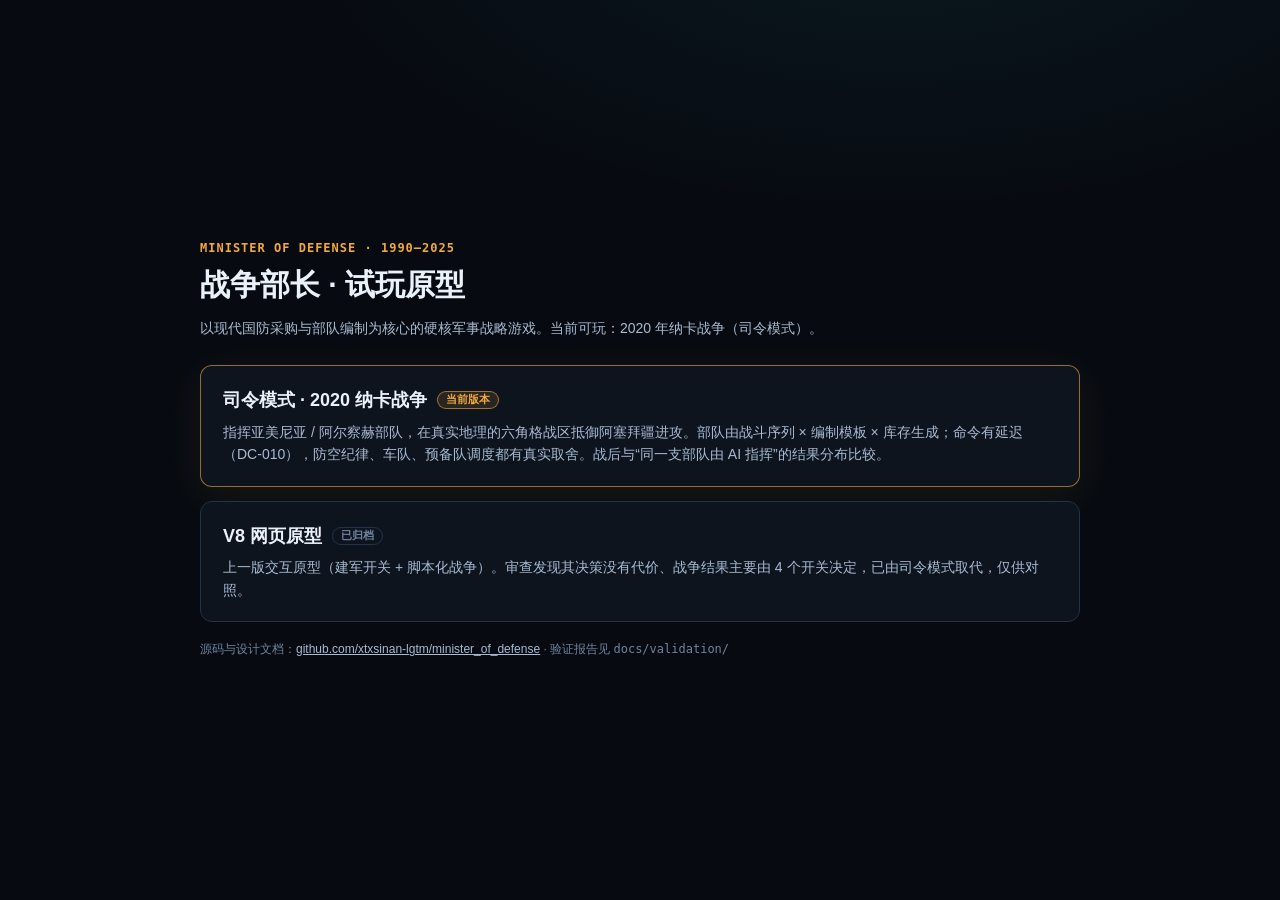
<file: index.html>
<!DOCTYPE html>
<html lang="zh-CN">
<head>
  <meta charset="UTF-8" />
  <meta name="viewport" content="width=device-width, initial-scale=1.0" />
  <title>战争部长 · Minister of Defense — 试玩原型</title>
  <style>
    :root { --bg:#070b11; --card:#0d141e; --b:#223247; --t0:#e9f1fb; --t1:#a9bbd2; --t2:#6f849e; --amber:#f2a93b; }
    * { box-sizing:border-box; margin:0; padding:0; }
    body { background: radial-gradient(1000px 500px at 70% -10%, rgba(60,200,228,.07), transparent 60%), var(--bg); color:var(--t0);
      font:14px/1.6 -apple-system,BlinkMacSystemFont,"Segoe UI","PingFang SC","Microsoft YaHei",sans-serif; min-height:100vh; display:flex; align-items:center; justify-content:center; padding:32px; }
    .wrap { max-width: 880px; width:100%; }
    .kicker { font:700 12px Menlo,monospace; color:var(--amber); letter-spacing:1px; }
    h1 { font-size:30px; margin:6px 0 8px; }
    .sub { color:var(--t1); margin-bottom:26px; }
    a.card { display:block; text-decoration:none; color:inherit; background:var(--card); border:1px solid var(--b); border-radius:12px; padding:20px 22px; margin-bottom:14px; transition:border-color .15s, transform .15s; }
    a.card:hover { border-color:#4a6a8f; transform:translateY(-1px); }
    a.card.main { border-color:rgba(242,169,59,.6); box-shadow:0 10px 40px rgba(242,169,59,.08); }
    .card h2 { font-size:18px; display:flex; align-items:center; gap:10px; }
    .tag { font:700 10.5px Menlo,monospace; padding:1px 8px; border-radius:20px; border:1px solid; }
    .tag.new { color:var(--amber); border-color:rgba(242,169,59,.6); background:rgba(242,169,59,.12); }
    .tag.old { color:var(--t2); border-color:var(--b); }
    .card p { color:var(--t1); margin-top:6px; }
    .foot { color:var(--t2); font-size:12px; margin-top:18px; }
    .foot a { color:var(--t1); }
  </style>
</head>
<body>
  <div class="wrap">
    <div class="kicker">MINISTER OF DEFENSE · 1990–2025</div>
    <h1>战争部长 · 试玩原型</h1>
    <p class="sub">以现代国防采购与部队编制为核心的硬核军事战略游戏。当前可玩：2020 年纳卡战争（司令模式）。</p>
    <a class="card main" href="web/commander/index.html">
      <h2>司令模式 · 2020 纳卡战争 <span class="tag new">当前版本</span></h2>
      <p>指挥亚美尼亚 / 阿尔察赫部队，在真实地理的六角格战区抵御阿塞拜疆进攻。部队由战斗序列 × 编制模板 × 库存生成；命令有延迟（DC-010），防空纪律、车队、预备队调度都有真实取舍。战后与“同一支部队由 AI 指挥”的结果分布比较。</p>
    </a>
    <a class="card" href="web/v8_playtest/index.html">
      <h2>V8 网页原型 <span class="tag old">已归档</span></h2>
      <p>上一版交互原型（建军开关 + 脚本化战争）。审查发现其决策没有代价、战争结果主要由 4 个开关决定，已由司令模式取代，仅供对照。</p>
    </a>
    <p class="foot">源码与设计文档：<a href="https://github.com/xtxsinan-lgtm/minister_of_defense">github.com/xtxsinan-lgtm/minister_of_defense</a> · 验证报告见 <code>docs/validation/</code></p>
  </div>
</body>
</html>
</file>
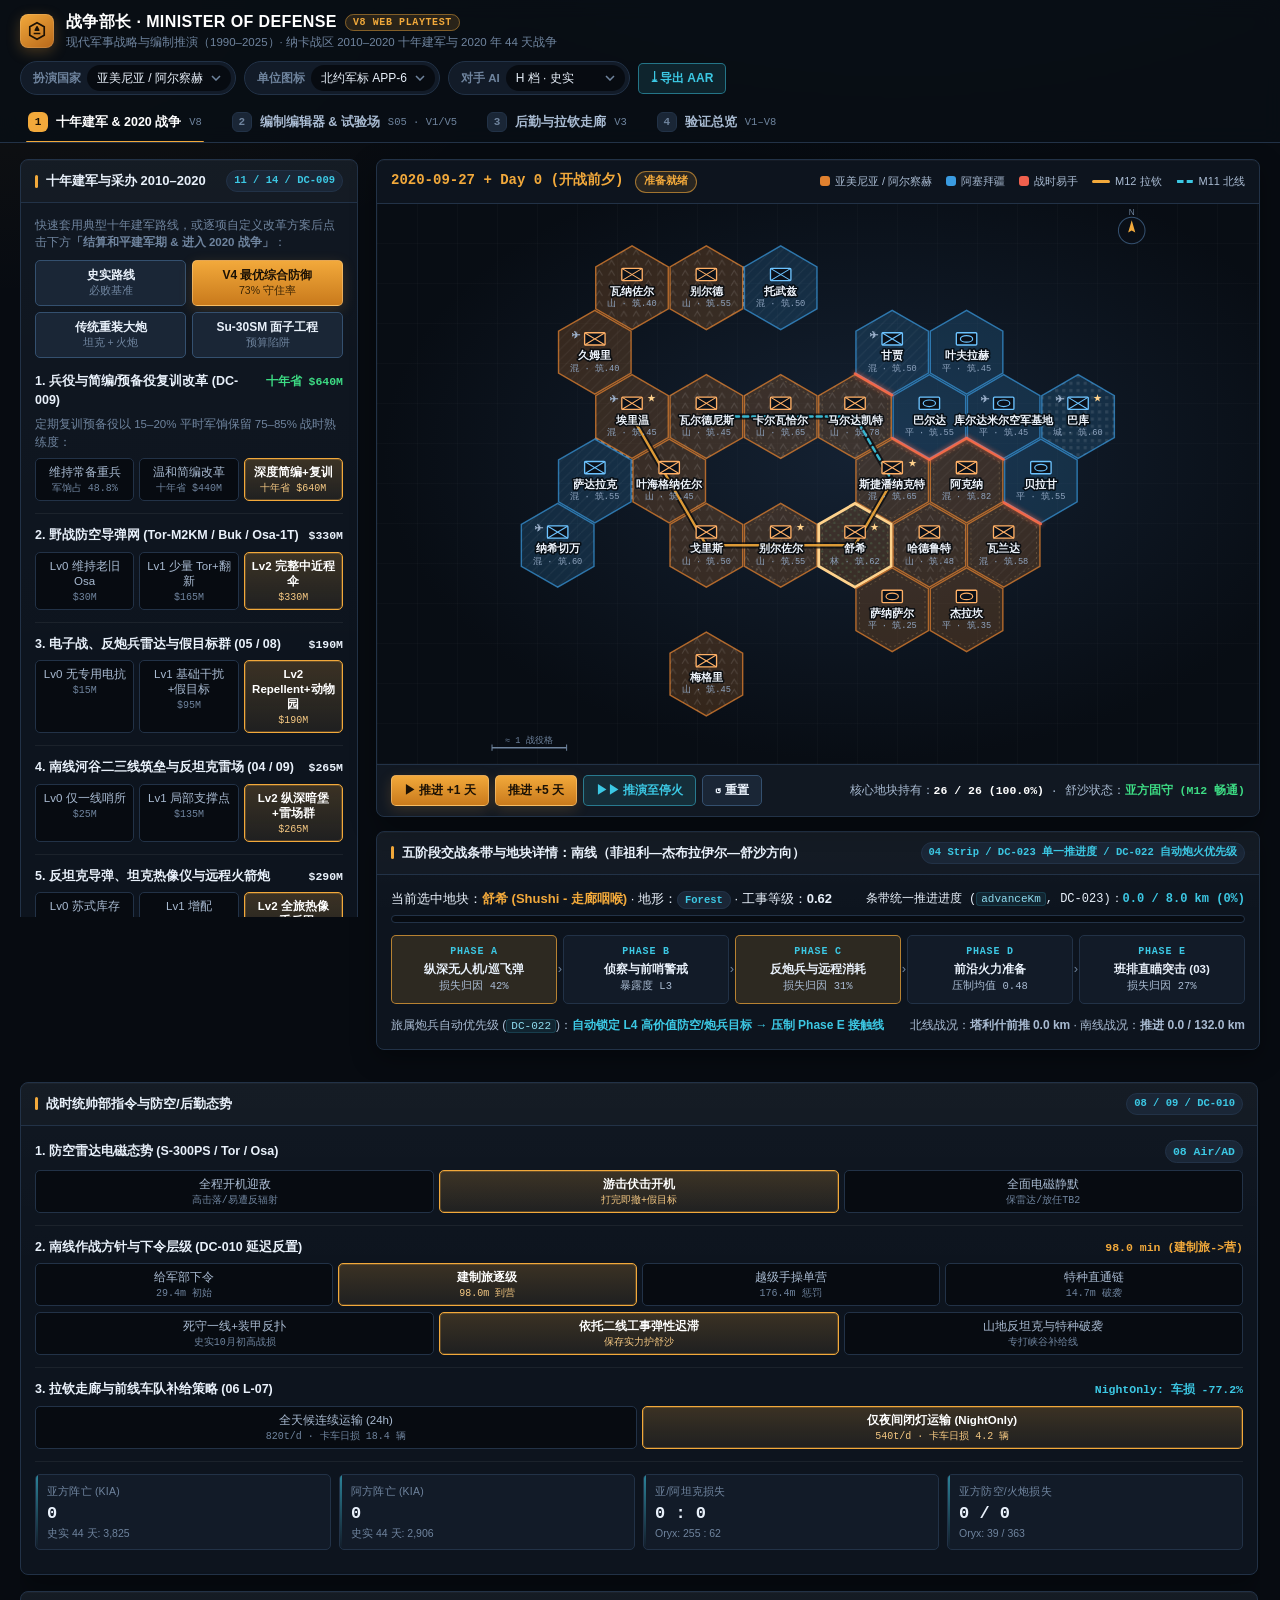
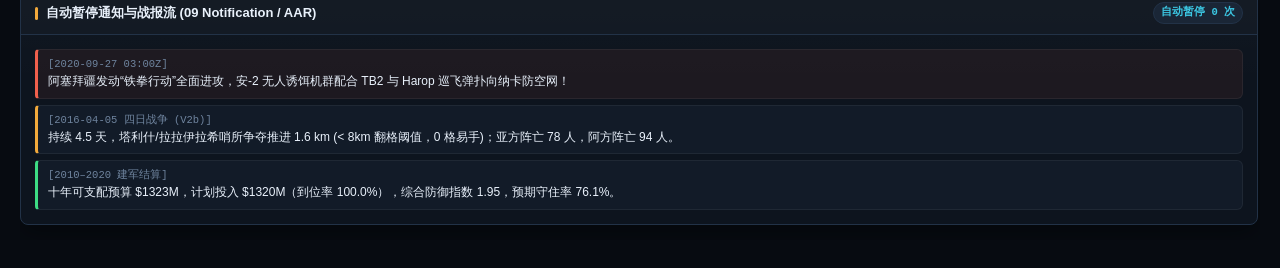
<file: web/v8_playtest/index.html>
<!DOCTYPE html>
<html lang="zh-CN">
<head>
  <meta charset="UTF-8" />
  <meta name="viewport" content="width=device-width, initial-scale=1.0" />
  <title>战争部长 Minister of Defense — V8 交互式网页原型验证与 V1–V7 评测台</title>
  <link rel="stylesheet" href="styles.css" />
</head>
<body>
  <div class="app-chrome">
  <!-- Top Command Header -->
  <header class="top-header">
    <div class="brand-group">
      <div class="brand-mark" aria-hidden="true">
        <svg viewBox="0 0 24 24"><path d="M12 2l8.66 5v10L12 22l-8.66-5V7z" fill="none" stroke="#1b1105" stroke-width="2"/><path d="M12 7l2 4h-4zM8 15h8" stroke="#1b1105" stroke-width="2" fill="#1b1105" stroke-linejoin="round"/></svg>
      </div>
      <div style="min-width:0;">
        <div class="brand-title">战争部长 · MINISTER OF DEFENSE<span class="brand-badge">V8 WEB PLAYTEST</span></div>
        <div class="brand-subtitle">现代军事战略与编制推演（1990–2025）· 纳卡战区 2010–2020 十年建军与 2020 年 44 天战争</div>
      </div>
    </div>

    <div class="top-controls">
      <div class="ctrl-pill">
        <label for="select-player-country">扮演国家</label>
        <select id="select-player-country" title="DS-044：争议地名按扮演国家显示">
          <option value="ARM">亚美尼亚 / 阿尔察赫</option>
          <option value="AZE">阿塞拜疆</option>
        </select>
      </div>

      <div class="ctrl-pill">
        <label for="select-icon-style">单位图标</label>
        <select id="select-icon-style" title="DS-027">
          <option value="NatoApp6">北约军标 APP-6</option>
          <option value="Silhouette">装备剪影</option>
        </select>
      </div>

      <div class="ctrl-pill">
        <label for="select-aze-ai-tier">对手 AI</label>
        <select id="select-aze-ai-tier" title="14 §9.3">
          <option value="H">H 档 · 史实</option>
          <option value="P">P 档 · 自适应</option>
          <option value="B">B 档 · 最优针对</option>
        </select>
      </div>

      <button class="btn btn-cyan" id="btn-export-aar">⤓ 导出 AAR</button>
    </div>
  </header>

  <!-- Navigation Tabs -->
  <nav class="nav-tabs">
    <button class="nav-tab active" data-tab="tab-v8-campaign"><span class="tab-num">1</span>十年建军 & 2020 战争<span class="tab-sub">V8</span></button>
    <button class="nav-tab" data-tab="tab-proving-ground"><span class="tab-num">2</span>编制编辑器 & 试验场<span class="tab-sub">S05 · V1/V5</span></button>
    <button class="nav-tab" data-tab="tab-logistics-lab"><span class="tab-num">3</span>后勤与拉钦走廊<span class="tab-sub">V3</span></button>
    <button class="nav-tab" data-tab="tab-validation-suite"><span class="tab-num">4</span>验证总览<span class="tab-sub">V1–V8</span></button>
  </nav>
  </div>

  <!-- ===================================================================== -->
  <!-- TAB 1: V8 INTERACTIVE CAMPAIGN & 2020 WAR PLAYTEST                    -->
  <!-- ===================================================================== -->
  <main id="tab-v8-campaign" class="tab-view active">
    <div class="wargame-grid">
      <!-- LEFT COLUMN: Minister of Defense Strategic & Peacetime Build-up -->
      <div class="col-sticky">
        <div class="panel">
          <div class="panel-header">
            <span>十年建军与采办 2010–2020</span>
            <span class="tag">11 / 14 / DC-009</span>
          </div>
          <div class="panel-body">
            <div class="control-desc" style="margin-bottom:8px;">
              快速套用典型十年建军路线，或逐项自定义改革方案后点击下方<strong>「结算和平建军期 &amp; 进入 2020 战争」</strong>：
            </div>
            <div class="preset-grid">
              <button class="btn" data-preset="historical">史实路线<br/><small>必败基准</small></button>
              <button class="btn btn-primary" data-preset="optimal">V4 最优综合防御<br/><small style="color:#3a2405;">73% 守住率</small></button>
              <button class="btn" data-preset="armor_heavy">传统重装大炮<br/><small>坦克 + 火炮</small></button>
              <button class="btn" data-preset="su30_trap">Su-30SM 面子工程<br/><small>预算陷阱</small></button>
            </div>

            <!-- 1. DC-009 Readiness & Reserve Reform -->
            <div class="control-group">
              <div class="control-title">
                <span>1. 兵役与简编/预备役复训改革 (DC-009)</span>
                <span id="lbl-payroll-saved" style="color:var(--accent-green);font-family:var(--font-mono);font-size:11.5px;">省 $0M</span>
              </div>
              <div class="control-desc">定期复训预备役以 15–20% 平时军饷保留 75–85% 战时熟练度：</div>
              <div class="radio-pills" id="grp-readiness-reform">
                <div class="radio-pill" data-val="0">维持常备重兵<br/><small>军饷占 48.8%</small></div>
                <div class="radio-pill" data-val="1">温和简编改革<br/><small>十年省 $440M</small></div>
                <div class="radio-pill selected" data-val="2">深度简编+复训<br/><small>十年省 $640M</small></div>
              </div>
            </div>

            <!-- 2. SHORAD & SAM -->
            <div class="control-group">
              <div class="control-title">
                <span>2. 野战防空导弹网 (Tor-M2KM / Buk / Osa-1T)</span>
                <span id="lbl-cost-shorad" style="font-family:var(--font-mono);font-size:11.5px;">$330M</span>
              </div>
              <div class="radio-pills" id="grp-shorad">
                <div class="radio-pill" data-val="0">Lv0 维持老旧 Osa<br/><small>$30M</small></div>
                <div class="radio-pill" data-val="1">Lv1 少量 Tor+翻新<br/><small>$165M</small></div>
                <div class="radio-pill selected" data-val="2">Lv2 完整中近程伞<br/><small>$330M</small></div>
              </div>
            </div>

            <!-- 3. EW, Counter-Battery & Decoys -->
            <div class="control-group">
              <div class="control-title">
                <span>3. 电子战、反炮兵雷达与假目标群 (05 / 08)</span>
                <span id="lbl-cost-ew" style="font-family:var(--font-mono);font-size:11.5px;">$190M</span>
              </div>
              <div class="radio-pills" id="grp-ew">
                <div class="radio-pill" data-val="0">Lv0 无专用电抗<br/><small>$15M</small></div>
                <div class="radio-pill" data-val="1">Lv1 基础干扰+假目标<br/><small>$95M</small></div>
                <div class="radio-pill selected" data-val="2">Lv2 Repellent+动物园<br/><small>$190M</small></div>
              </div>
            </div>

            <!-- 4. Southern Fortifications & Minefields -->
            <div class="control-group">
              <div class="control-title">
                <span>4. 南线河谷二三线筑垒与反坦克雷场 (04 / 09)</span>
                <span id="lbl-cost-fort" style="font-family:var(--font-mono);font-size:11.5px;">$265M</span>
              </div>
              <div class="radio-pills" id="grp-fort">
                <div class="radio-pill" data-val="0">Lv0 仅一线哨所<br/><small>$25M</small></div>
                <div class="radio-pill" data-val="1">Lv1 局部支撑点<br/><small>$135M</small></div>
                <div class="radio-pill selected" data-val="2">Lv2 纵深暗堡+雷场群<br/><small>$265M</small></div>
              </div>
            </div>

            <!-- 5. ATGM, Night Thermal & Deep Fires -->
            <div class="control-group">
              <div class="control-title">
                <span>5. 反坦克导弹、坦克热像仪与远程火箭炮</span>
                <span id="lbl-cost-atgm" style="font-family:var(--font-mono);font-size:11.5px;">$290M</span>
              </div>
              <div class="radio-pills" id="grp-atgm">
                <div class="radio-pill" data-val="0">Lv0 苏式库存<br/><small>$45M</small></div>
                <div class="radio-pill" data-val="1">Lv1 增配 Kornet-E<br/><small>$150M</small></div>
                <div class="radio-pill selected" data-val="2">Lv2 全旅热像+重反甲<br/><small>$290M</small></div>
              </div>
            </div>

            <!-- 6. Domestic UAV & Digital C2 -->
            <div class="control-group">
              <div class="control-title">
                <span>6. 国产战术侦察无人机与炮兵数字化校射链</span>
                <span id="lbl-cost-uav" style="font-family:var(--font-mono);font-size:11.5px;">$80M</span>
              </div>
              <div class="radio-pills" id="grp-uav">
                <div class="radio-pill" data-val="0">Lv0 传统观察所<br/><small>$10M</small></div>
                <div class="radio-pill selected" data-val="1">Lv1 旅属侦察无人机<br/><small>$80M</small></div>
                <div class="radio-pill" data-val="2">Lv2 侦察+巡飞弹产线<br/><small>$175M</small></div>
              </div>
            </div>

            <!-- 7. Ammo Stockpile Target Days -->
            <div class="control-group">
              <div class="control-title">
                <span>7. 战备弹药储备天数目标 (06 StockTarget)</span>
                <span id="lbl-cost-ammo" style="font-family:var(--font-mono);font-size:11.5px;">$165M</span>
              </div>
              <div class="radio-pills" id="grp-ammo">
                <div class="radio-pill" data-val="20">20 天标准消耗<br/><small>$40M</small></div>
                <div class="radio-pill selected" data-val="40">40 天高强度储备<br/><small>$165M</small></div>
                <div class="radio-pill" data-val="60">60 天全面持久储备<br/><small>$320M</small></div>
              </div>
            </div>

            <!-- 8. Su-30SM Fighter Purchase (Historical Trap) -->
            <div class="control-group">
              <div class="control-title">
                <span>8. Su-30SM 重型战斗机采购 (空军游说项)</span>
                <span id="lbl-cost-su30" style="color:var(--accent-amber);font-family:var(--font-mono);font-size:11.5px;">$0M</span>
              </div>
              <div class="radio-pills" id="grp-su30">
                <div class="radio-pill selected" data-val="0">0 架 (拒批面子工程)<br/><small>省下宝贵外汇</small></div>
                <div class="radio-pill" data-val="4">4 架 (史实 2019 采购)<br/><small>-$128M 缺配套弹</small></div>
                <div class="radio-pill" data-val="8">8 架 (满编中队)<br/><small>-$256M 挤占防空</small></div>
              </div>
            </div>

            <!-- 10-Year Budget Balance Summary -->
            <div class="kpi-grid" style="margin-top:10px;">
              <div class="kpi-card">
                <div class="kpi-label">十年可支配采办空间</div>
                <div class="kpi-val" id="kpi-avail-budget">$1,323M</div>
                <div class="kpi-sub">含俄 $300M 军贸信贷</div>
              </div>
              <div class="kpi-card">
                <div class="kpi-label">当前方案计划支出</div>
                <div class="kpi-val" id="kpi-planned-spend">$1,320M</div>
                <div class="kpi-sub" id="kpi-fulfillment-sub">资金到位率 100.0%</div>
              </div>
              <div class="kpi-card">
                <div class="kpi-label">50 种子预期守住率</div>
                <div class="kpi-val" id="kpi-expected-winrate" style="color:var(--accent-green);">73.0%</div>
                <div class="kpi-sub" id="kpi-expected-sub">A威慑 + B守住舒沙</div>
              </div>
            </div>

            <div class="btn-row">
              <button class="btn btn-primary" id="btn-apply-peacetime" style="width:100%;padding:9px;">
                结算 2010–2020 建军方案（含 2016 四日战争检验）并重置 2020 战局
              </button>
            </div>
          </div>
        </div>
      </div>

      <!-- CENTER COLUMN: Interactive H3 Hex Map & 5-Phase Strip Visualizer -->
      <div>
        <div class="hex-map-wrap" style="margin-bottom:14px;">
          <div class="hex-map-toolbar">
            <div>
              <strong id="map-date-label" style="color:var(--accent-amber);font-family:var(--font-mono);font-size:14px;">
                2020-09-27 (Day 0 · 开战前夕)
              </strong>
              <span id="map-status-badge" class="badge-warn" style="margin-left:8px;">等待开战命令</span>
            </div>
            <div class="legend-items">
              <span><i class="legend-dot" style="background:var(--arm-color);"></i>亚美尼亚 / 阿尔察赫</span>
              <span><i class="legend-dot" style="background:var(--aze-color);"></i>阿塞拜疆</span>
              <span><i class="legend-dot" style="background:var(--accent-red);"></i>战时易手</span>
              <span><i class="legend-line" style="border-color:#f2a93b;"></i>M12 拉钦</span>
              <span><i class="legend-line" style="border-color:#3cc8e4;border-top-style:dashed;"></i>M11 北线</span>
            </div>
          </div>

          <!-- Interactive SVG Hex Map -->
          <div class="map-stage" id="map-stage">
            <svg id="nk-hex-svg" viewBox="0 0 780 450" xmlns="http://www.w3.org/2000/svg"></svg>
            <div class="map-tip" id="map-tip"></div>
          </div>

          <!-- Operational Time Step Bar -->
          <div class="map-footer">
            <div class="btn-row" style="margin-top:0;">
              <button class="btn btn-primary" id="btn-step-1d">▶ 推进 +1 天</button>
              <button class="btn btn-primary" id="btn-step-5d">推进 +5 天</button>
              <button class="btn btn-cyan" id="btn-run-full-war">▶▶ 推演至停火</button>
              <button class="btn" id="btn-reset-war">↺ 重置</button>
            </div>
            <div class="stats">
              核心地块持有：<strong id="lbl-core-tiles-held" style="color:#fff;">26 / 26 (100%)</strong> ·
              舒沙状态：<strong id="lbl-shusha-status" style="color:var(--accent-green);">亚方固守</strong>
            </div>
          </div>
        </div>

        <!-- Selected Hex / Frontline Strip 5-Phase Inspector (04_strip_layer.md, DC-023, DC-022) -->
        <div class="panel">
          <div class="panel-header">
            <span id="strip-panel-title">五阶段交战条带与地块详情：南线（菲祖利—杰布拉伊尔—舒沙方向）</span>
            <span class="tag">04 Strip / DC-023 单一推进度 / DC-022 自动炮火优先级</span>
          </div>
          <div class="panel-body">
            <div style="display:flex;justify-content:space-between;align-items:center;margin-bottom:6px;flex-wrap:wrap;gap:6px;">
              <div>
                当前选中地块：<strong id="sel-hex-name" style="color:var(--accent-amber);">舒希 (Shushi)</strong> ·
                地形：<span id="sel-hex-terrain" class="tag">Forest / 森林高地</span> ·
                工事等级：<strong id="sel-hex-fort">0.62</strong>
              </div>
              <div style="font-family:var(--font-mono);font-size:12px;">
                条带统一推进进度 (`advanceKm`, DC-023)：<strong id="sel-strip-adv-km" style="color:var(--accent-cyan);">0.0 / 8.0 km (0%)</strong>
              </div>
            </div>

            <div class="progress-track">
              <div class="progress-fill" id="bar-strip-progress" style="width:0%;"></div>
            </div>

            <!-- 5 Phases A-E -->
            <div class="strip-phases">
              <div class="phase-box active-phase">
                <div class="phase-code">PHASE A</div>
                <div class="phase-name">纵深无人机/巡飞弹</div>
                <div class="phase-stat" id="ph-a-stat">损失归因 42%</div>
              </div>
              <div class="phase-box">
                <div class="phase-code">PHASE B</div>
                <div class="phase-name">侦察与前哨警戒</div>
                <div class="phase-stat" id="ph-b-stat">暴露度 L3</div>
              </div>
              <div class="phase-box active-phase">
                <div class="phase-code">PHASE C</div>
                <div class="phase-name">反炮兵与远程消耗</div>
                <div class="phase-stat" id="ph-c-stat">损失归因 31%</div>
              </div>
              <div class="phase-box">
                <div class="phase-code">PHASE D</div>
                <div class="phase-name">前沿火力准备</div>
                <div class="phase-stat" id="ph-d-stat">压制均值 0.48</div>
              </div>
              <div class="phase-box">
                <div class="phase-code">PHASE E</div>
                <div class="phase-name">班排直瞄突击 (03)</div>
                <div class="phase-stat" id="ph-e-stat">损失归因 27%</div>
              </div>
            </div>

            <div style="font-size:12px;color:var(--text-1);display:flex;justify-content:space-between;flex-wrap:wrap;gap:8px;margin-top:6px;">
              <span>旅属炮兵自动优先级 (`DC-022`)：<strong id="lbl-arty-auto-prio" style="color:var(--accent-cyan);">自动锁定 L4 高价值防空/炮兵目标 → 压制 Phase E 接触线</strong></span>
              <span>北线战况：<strong id="lbl-north-axis">塔利什前推 0.0 km</strong> · 南线战况：<strong id="lbl-south-axis">推进 0.0 / 132.0 km</strong></span>
            </div>
          </div>
        </div>
      </div>

      <!-- RIGHT COLUMN: Wartime Orders, DC-010 Command Latency, Air/AD Posture & Battle Ledger -->
      <div class="col-sticky">
        <!-- Wartime Operational Orders & Air Defense Posture -->
        <div class="panel">
          <div class="panel-header">
            <span>战时统帅部指令与防空/后勤态势</span>
            <span class="tag">08 / 09 / DC-010</span>
          </div>
          <div class="panel-body">
            <!-- Air Defense EMCON Posture -->
            <div class="control-group">
              <div class="control-title">
                <span>1. 防空雷达电磁态势 (S-300PS / Tor / Osa)</span>
                <span class="tag">08 Air/AD</span>
              </div>
              <div class="radio-pills" id="grp-ad-posture">
                <div class="radio-pill" data-val="always_active">全程开机迎敌<br/><small>高击落/易遭反辐射</small></div>
                <div class="radio-pill selected" data-val="doctrine_mixed">游击伏击开机<br/><small>打完即撤+假目标</small></div>
                <div class="radio-pill" data-val="always_silent">全面电磁静默<br/><small>保雷达/放任TB2</small></div>
              </div>
            </div>

            <!-- Frontline Operational Stance & DC-010 Command Echelon -->
            <div class="control-group">
              <div class="control-title">
                <span>2. 南线作战方针与下令层级 (DC-010 延迟反置)</span>
                <span id="lbl-order-delay" style="color:var(--accent-amber);font-family:var(--font-mono);font-size:11.5px;">延迟 98.0 min</span>
              </div>
              <div class="radio-pills" id="grp-cmd-echelon" style="grid-template-columns:repeat(4,1fr);margin-bottom:6px;">
                <div class="radio-pill" data-val="corps">给军部下令<br/><small>29.4m 初始</small></div>
                <div class="radio-pill selected" data-val="brigade">建制旅逐级<br/><small>98.0m 到营</small></div>
                <div class="radio-pill" data-val="skip_hq">越级手操单营<br/><small>176.4m 惩罚</small></div>
                <div class="radio-pill" data-val="sof">特种直通链<br/><small>14.7m 破袭</small></div>
              </div>
              <div class="radio-pills" id="grp-war-stance">
                <div class="radio-pill" data-val="rigid_counter">死守一线+装甲反扑<br/><small>史实10月初高战损</small></div>
                <div class="radio-pill selected" data-val="elastic_depth">依托二线工事弹性迟滞<br/><small>保存实力护舒沙</small></div>
                <div class="radio-pill" data-val="sof_ambush">山地反坦克与特种破袭<br/><small>专打峡谷补给线</small></div>
              </div>
            </div>

            <!-- Frontline Convoy Policy -->
            <div class="control-group">
              <div class="control-title">
                <span>3. 拉钦走廊与前线车队补给策略 (06 L-07)</span>
                <span id="lbl-convoy-loss" style="color:var(--accent-cyan);font-family:var(--font-mono);font-size:11.5px;">车损 -77.2%</span>
              </div>
              <div class="radio-pills" id="grp-convoy-policy" style="grid-template-columns:repeat(2,1fr);">
                <div class="radio-pill" data-val="continuous">全天候连续运输 (24h)<br/><small>820t/d · 卡车日损 18.4 辆</small></div>
                <div class="radio-pill selected" data-val="night_only">仅夜间闭灯运输 (NightOnly)<br/><small>540t/d · 卡车日损 4.2 辆</small></div>
              </div>
            </div>

            <!-- Live War KPIs -->
            <div class="kpi-grid">
              <div class="kpi-card">
                <div class="kpi-label">亚方阵亡 (KIA)</div>
                <div class="kpi-val" id="war-arm-kia">0</div>
                <div class="kpi-sub">史实 44 天: 3,825</div>
              </div>
              <div class="kpi-card">
                <div class="kpi-label">阿方阵亡 (KIA)</div>
                <div class="kpi-val" id="war-aze-kia">0</div>
                <div class="kpi-sub">史实 44 天: 2,906</div>
              </div>
              <div class="kpi-card">
                <div class="kpi-label">亚/阿坦克损失</div>
                <div class="kpi-val" id="war-tank-loss">0 : 0</div>
                <div class="kpi-sub">Oryx: 255 : 62</div>
              </div>
              <div class="kpi-card">
                <div class="kpi-label">亚方防空/火炮损失</div>
                <div class="kpi-val" id="war-sam-art-loss">0 / 0</div>
                <div class="kpi-sub">Oryx: 39 / 363</div>
              </div>
            </div>
          </div>
        </div>

        <!-- Auto-Pause Notification & Battle Event Log -->
        <div class="panel">
          <div class="panel-header">
            <span>自动暂停通知与战报流 (09 Notification / AAR)</span>
            <span class="tag" id="lbl-autopause-count">自动暂停 0 次</span>
          </div>
          <div class="panel-body">
            <div class="event-feed" id="war-event-feed"></div>
          </div>
        </div>
      </div>
    </div>
  </main>

  <!-- ===================================================================== -->
  <!-- TAB 2: S05 MULTI-ECHELON TO&E EDITOR + PHASE 0 PROVING GROUND (V1/V5) -->
  <!-- ===================================================================== -->
  <section id="tab-proving-ground" class="tab-view">
    <!-- S05: 5-Echelon Recursive TO&E Template Editor (Squad -> Platoon -> Company -> Battalion -> Brigade) -->
    <div class="wargame-grid" style="margin-bottom:14px;">
      <!-- Column 1: Multi-Echelon Template Library -->
      <div>
        <div class="panel">
          <div class="panel-header">
            <span>S05 五级编制模板库 (班→排→连→营→旅/团)</span>
            <span class="tag" id="toe-lib-count">81 模板</span>
          </div>
          <div class="panel-body">
            <div style="display:grid;grid-template-columns:1fr 1fr;gap:6px;margin-bottom:8px;">
              <div>
                <label style="font-size:11px;color:var(--text-2);">所属国家模板库:</label>
                <select id="toe-select-country" style="width:100%;padding:5px;margin-top:2px;">
                  <option value="ARM">亚美尼亚 / 纳卡 (ARM · 81)</option>
                  <option value="AZE">阿塞拜疆 (AZE · 83)</option>
                </select>
              </div>
              <div>
                <label style="font-size:11px;color:var(--text-2);">按编制层级筛选 (`OrgLevel`):</label>
                <select id="toe-select-level" style="width:100%;padding:5px;margin-top:2px;">
                  <option value="ALL">全部层级 (旅→营→连→排→班)</option>
                  <option value="brigade">【旅/团级 Brigade】 (编组模板)</option>
                  <option value="battalion">【营级 Battalion】 (最小作战单位)</option>
                  <option value="company">【连级 Company】 (条带交战单元)</option>
                  <option value="platoon">【排级 Platoon】 (战术分队)</option>
                  <option value="squad">【班级 Squad】 (底层人员与武器槽)</option>
                </select>
              </div>
            </div>
            <div style="margin-bottom:8px;">
              <input type="text" id="toe-search-input" placeholder="搜索模板名称或 ID (如: 摩步团 / bmp / atgm)..." style="width:100%;padding:6px 8px;background:var(--bg-2);border:1px solid var(--border);color:var(--text-0);border-radius:4px;font-size:12px;" />
            </div>
            <div id="toe-template-list" style="max-height:390px;overflow-y:auto;display:flex;flex-direction:column;gap:4px;"></div>
          </div>
        </div>
      </div>

      <!-- Column 2: Active Echelon Structure Editor & Recursive Lower-Echelon Tree Inspector -->
      <div>
        <div class="panel">
          <div class="panel-header">
            <span id="toe-editor-title">当前编制模板检视与递归树编辑器</span>
            <span class="tag" id="toe-editor-badge">BRIGADE · 旅/团</span>
          </div>
          <div class="panel-body">
            <!-- Breadcrumb navigation trail for drilling down Brigade -> Battalion -> Company -> Platoon -> Squad -->
            <div id="toe-breadcrumb" style="background:var(--bg-2);border:1px solid var(--border);border-radius:4px;padding:6px 10px;margin-bottom:10px;font-size:12px;display:flex;align-items:center;flex-wrap:wrap;gap:4px;"></div>

            <!-- Template meta header & reset button -->
            <div style="display:flex;justify-content:space-between;align-items:center;gap:8px;margin-bottom:10px;padding-bottom:8px;border-bottom:1px solid var(--border);">
              <div>
                <div style="font-size:14px;font-weight:700;color:var(--text-0);" id="toe-cur-name">—</div>
                <div style="font-size:11.5px;color:var(--text-2);font-family:var(--font-mono);" id="toe-cur-meta">—</div>
              </div>
              <div style="display:flex;gap:6px;">
                <button class="btn" id="btn-toe-expand-all" style="font-size:11px;padding:4px 8px;">展开全部低层级树</button>
                <button class="btn" id="btn-toe-reset" style="font-size:11px;padding:4px 8px;">恢复预设默认值</button>
              </div>
            </div>

            <!-- Dynamic Editor Container (shows Children + Recursive Tree for Platoon..Brigade, OR Personnel + Weapon Slots for Squad) -->
            <div id="toe-editor-main" style="max-height:380px;overflow-y:auto;padding-right:4px;"></div>
          </div>
        </div>
      </div>

      <!-- Column 3: Recursive Roll-up Totals (GetTotals), Upward Propagation (ImpactReport) & Auto-Checks (RunChecks) -->
      <div>
        <div class="panel">
          <div class="panel-header">
            <span>全层级递归汇总、向上传导提示 &amp; 自动检查</span>
            <span class="tag">01 F1 / F2 / F3 / DC-005</span>
          </div>
          <div class="panel-body" style="max-height:475px;overflow-y:auto;">
            <div class="kpi-grid" style="margin-bottom:10px;">
              <div class="kpi-card">
                <div class="kpi-label">递归展开总人数</div>
                <div class="kpi-val" id="toe-total-men" style="color:var(--accent-cyan);">0</div>
                <div class="kpi-sub" id="toe-total-men-diff">基准预设值</div>
              </div>
              <div class="kpi-card">
                <div class="kpi-label">展开底层班总数</div>
                <div class="kpi-val" id="toe-total-squads">0 班</div>
                <div class="kpi-sub" id="toe-cmd-load">指挥负荷 —</div>
              </div>
              <div class="kpi-card">
                <div class="kpi-label">整编组织度代价</div>
                <div class="kpi-val" id="toe-reorg-cost" style="color:var(--accent-green);">0.0%</div>
                <div class="kpi-sub">DC-005 · 熟练度不损失</div>
              </div>
            </div>

            <!-- Auto-Checks (F3 RunChecks) -->
            <div class="control-group">
              <div class="control-title">
                <span>1. 编制合理性自动检查 (`RunChecks` · F3)</span>
              </div>
              <div id="toe-checks-box" style="display:flex;flex-direction:column;gap:4px;font-size:12px;"></div>
            </div>

            <!-- Upward Propagation (F2 BuildImpact: which higher-echelon templates use this template) -->
            <div class="control-group">
              <div class="control-title">
                <span>2. 向上传导链：引用本模板的上级部队 (`F2 Impact`)</span>
              </div>
              <div id="toe-ancestors-box" style="font-size:12px;color:var(--text-1);display:flex;flex-direction:column;gap:4px;"></div>
            </div>

            <!-- Rolled-up Equipment Slots & Model Bindings -->
            <div class="control-group">
              <div class="control-title">
                <span>3. 递归展开全层级武器/车辆需求汇总 (`GetTotals`)</span>
              </div>
              <div id="toe-slots-summary" style="font-size:11.5px;"></div>
            </div>
          </div>
        </div>
      </div>
    </div>

    <div class="wargame-grid">
      <!-- Left: Template & Echelon Designer -->
      <div>
        <div class="panel">
          <div class="panel-header">
            <span>Phase 0 编制试验场 (Proving Ground · V1 &amp; V5)</span>
            <span class="tag">01 / 02 / 03</span>
          </div>
          <div class="panel-body">
            <div class="control-group">
              <div class="control-title"><span>蓝方（进攻/试验连）编制模板</span></div>
              <select id="pg-select-att" style="width:100%;padding:6px;"></select>
            </div>

            <div class="control-group">
              <div class="control-title"><span>红方（防守参考连）编制模板</span></div>
              <select id="pg-select-dfn" style="width:100%;padding:6px;"></select>
            </div>

            <div class="control-group">
              <div class="control-title"><span>交战地形 (`Terrain`) 与任务 (`Mission`)</span></div>
              <div style="display:grid;grid-template-columns:1fr 1fr;gap:8px;">
                <select id="pg-select-terrain" style="padding:6px;">
                  <option value="Open">开阔地 (Open - 视距 2.8km)</option>
                  <option value="Mixed" selected>混合地形 (Mixed - 视距 1.5km)</option>
                  <option value="Forest">森林 (Forest - 视距 420m)</option>
                  <option value="Urban">城市巷战 (Urban - 视距 260m)</option>
                  <option value="Mountain">高地山地 (Mountain - 俯射 2.4km)</option>
                </select>
                <select id="pg-select-mission" style="padding:6px;">
                  <option value="AttackPosition">阵地进攻 (AttackPosition)</option>
                  <option value="Meeting">遭遇战 (Meeting)</option>
                </select>
              </div>
            </div>

            <div class="control-group">
              <div class="control-title">
                <span>步兵班火器负重与老兵传帮带实验 (V1-d / DC-001)</span>
              </div>
              <div style="display:grid;grid-template-columns:1fr 1fr;gap:8px;margin-top:4px;">
                <div>
                  <label style="font-size:11px;color:var(--text-2);">班支援火器总重 (kg):</label>
                  <select id="pg-squad-weight" style="width:100%;padding:5px;margin-top:2px;">
                    <option value="6">6 kg (仅轻机枪 RPK-74)</option>
                    <option value="12">12 kg (PKM + 少量弹药)</option>
                    <option value="18" selected>18 kg (黄金拐点: PKM + RPG-7)</option>
                    <option value="26">26 kg (超重: PKM + AGS-17)</option>
                    <option value="30">30 kg (严重超重: 双重武器)</option>
                  </select>
                </div>
                <div>
                  <label style="font-size:11px;color:var(--text-2);">班规模与老兵传帮带 (DC-001):</label>
                  <select id="pg-squad-mentoring" style="width:100%;padding:5px;margin-top:2px;">
                    <option value="size_7_all_green">7人全生手班 (无老兵)</option>
                    <option value="size_7_veteran_mentored">7人老兵带新兵 (+20.9%)</option>
                    <option value="size_9_all_green">9人全生手班 (无老兵)</option>
                    <option value="size_9_veteran_mentored" selected>9人老兵带新兵 (+24.0%)</option>
                    <option value="size_11_veteran_mentored">11人老兵带新兵 (+26.2%)</option>
                  </select>
                </div>
              </div>
            </div>

            <div class="control-group">
              <div class="control-title">
                <span>重型 ATGM 编制层级放置实验 (V1-a)</span>
              </div>
              <div class="radio-pills" id="grp-pg-atgm-echelon">
                <div class="radio-pill" data-val="squad">下放步兵班<br/><small>响应8s/暴露大</small></div>
                <div class="radio-pill selected" data-val="company_plt">集中连属反坦排<br/><small>响应33s/均衡</small></div>
                <div class="radio-pill" data-val="battalion_coy">集中营属反坦连<br/><small>响应76-138s/远射</small></div>
              </div>
            </div>

            <div class="btn-row">
              <button class="btn btn-primary" id="btn-pg-run-battle" style="width:100%;padding:8px;">
                启动 60 分钟步实时班排交战模拟 (50 vs 50 空间单元)
              </button>
            </div>
          </div>
        </div>
      </div>

      <!-- Center: Live 2D Spatial Tactical Battle Canvas -->
      <div>
        <div class="panel">
          <div class="panel-header">
            <span>60 分钟步实时空间交战画布 (6 正面槽位 × 纵深 [-1800m, +1200m])</span>
            <span class="tag" id="pg-battle-step-tag">Step 0 / 60 min</span>
          </div>
          <div class="panel-body">
            <canvas id="squad-battle-canvas" width="680" height="360"></canvas>
            <div class="kpi-grid" style="margin-top:10px;">
              <div class="kpi-card">
                <div class="kpi-label">蓝方预测胜率</div>
                <div class="kpi-val" id="pg-win-prob" style="color:var(--accent-cyan);">55.9%</div>
                <div class="kpi-sub" id="pg-matchup-sub">全地形均值 55.9%</div>
              </div>
              <div class="kpi-card">
                <div class="kpi-label">ATGM 层级击毁/交换比</div>
                <div class="kpi-val" id="pg-atgm-kills">8.61 AFV</div>
                <div class="kpi-sub" id="pg-atgm-exch">交换比 8.26 (响应 33.6s)</div>
              </div>
              <div class="kpi-card">
                <div class="kpi-label">班火器净战力 &amp; 传帮带</div>
                <div class="kpi-val" id="pg-weight-eff">2.675</div>
                <div class="kpi-sub" id="pg-mentor-eff">有效熟练度 0.551 (+24%)</div>
              </div>
            </div>
          </div>
        </div>
      </div>

      <!-- Right: V5 Anti-Cheese Matrix & Echelon Emergence Table -->
      <div>
        <div class="panel">
          <div class="panel-header">
            <span>16 典型编制全地形胜率榜（8 历史 + 8 邪道）</span>
            <span class="badge-warn" id="v5-status-badge">V5</span>
          </div>
          <div class="panel-body" style="max-height:460px;overflow-y:auto;">
            <table class="data-table" id="tbl-v5-templates">
              <thead>
                <tr>
                  <th>模板名称</th>
                  <th class="num">总胜率</th>
                  <th class="num">开阔</th>
                  <th class="num">城市</th>
                  <th class="num">山地</th>
                </tr>
              </thead>
              <tbody></tbody>
            </table>
          </div>
        </div>
      </div>
    </div>
  </section>

  <!-- ===================================================================== -->
  <!-- TAB 3: LOGISTICS & LACHIN CORRIDOR STRESS LAB (V3)                    -->
  <!-- ===================================================================== -->
  <section id="tab-logistics-lab" class="tab-view">
    <div class="wargame-grid">
      <div>
        <div class="panel">
          <div class="panel-header">
            <span>纳卡后勤网络与走廊切断实验室 (V3)</span>
            <span class="tag">06 Logistics</span>
          </div>
          <div class="panel-body">
            <div class="control-group">
              <div class="control-title"><span>1. 战区日消耗强度档位 (戈里斯 → 斯捷潘纳克特)</span></div>
              <select id="log-select-tier" style="width:100%;padding:6px;">
                <option value="low_peacetime_200t">低强度 / 平时驻训 (200 t/天)</option>
                <option value="medium_skirmish_700t">中等交火 (700 t/天)</option>
                <option value="high_t5_reference_1200t" selected>标准高强度交战 / T5 基准 (1,200 t/天)</option>
                <option value="surge_intense_1500t">极限高强度突击 (1,500 t/天)</option>
              </select>
            </div>

            <div class="control-group">
              <div class="control-title"><span>2. 走廊切断与北线 M11 (瓦尔德尼斯—马尔塔克特) 状态</span></div>
              <div class="radio-pills" id="grp-log-corridor">
                <div class="radio-pill selected" data-val="both_open">M12 + M11 双通<br/><small>正常补给</small></div>
                <div class="radio-pill" data-val="m12_cut_m11_open">M12 舒沙被断<br/><small>仅靠北线 M11</small></div>
                <div class="radio-pill" data-val="all_cut">双通道全断<br/><small>完全包围圈</small></div>
              </div>
            </div>

            <div class="control-group">
              <div class="control-title"><span>3. 格鲁吉亚军用过境禁令 (`geo_transit_ban_2020`)</span></div>
              <div class="radio-pills" id="grp-log-geo-ban" style="grid-template-columns:1fr 1fr;">
                <div class="radio-pill" data-val="open">格鲁吉亚口岸开放<br/><small>全国进口 8,300 t/d</small></div>
                <div class="radio-pill selected" data-val="closed">格鲁吉亚关闭过境 (史实)<br/><small>进口降至 1,300 t/d (-84.3%)</small></div>
              </div>
            </div>

            <div class="kpi-grid">
              <div class="kpi-card">
                <div class="kpi-label">所需 10t 卡车数</div>
                <div class="kpi-val" id="log-kpi-trucks">54 辆</div>
                <div class="kpi-sub" id="log-kpi-util">道路容量利用率 10.42%</div>
              </div>
              <div class="kpi-card">
                <div class="kpi-label">纳卡包围圈耐久</div>
                <div class="kpi-val" id="log-kpi-endurance" style="color:var(--accent-green);">持续畅通</div>
                <div class="kpi-sub" id="log-kpi-endurance-sub">前推库存 6,480 t</div>
              </div>
            </div>
          </div>
        </div>
      </div>

      <div>
        <div class="panel">
          <div class="panel-header">
            <span>被切断营 10 日弹药 / 给养 / 减员曲线</span>
            <span class="tag">06 §8 · T6</span>
          </div>
          <div class="panel-body">
            <div class="chart-legend">
              <span><i class="legend-dot" style="background:var(--accent-cyan);"></i>圈内剩余弹药 (t)</span>
              <span><i class="legend-line" style="border-color:var(--accent-red);"></i>每营累计非战斗减员</span>
              <span><i class="legend-line" style="border-color:var(--accent-amber);border-top-style:dashed;"></i>疲劳下限 ×100</span>
            </div>
            <svg id="chart-v3-cutoff" class="chart-box" viewBox="0 0 560 230"></svg>
            <div style="height:10px;"></div>
            <table class="data-table" id="tbl-v3-cutoff">
              <thead>
                <tr>
                  <th>切断天数</th>
                  <th class="num">圈内剩余弹药 (t)</th>
                  <th class="num">断粮天数</th>
                  <th class="num">疲劳下限 (`FatigueFloor`)</th>
                  <th class="num">每营累计非战斗减员</th>
                </tr>
              </thead>
              <tbody></tbody>
            </table>
          </div>
        </div>
      </div>

      <div>
        <div class="panel">
          <div class="panel-header">
            <span>关键节点分析排行 (`KeyNodeReport` · 亚/阿 Top 5)</span>
            <span class="tag">06 §4.15</span>
          </div>
          <div class="panel-body">
            <div style="font-weight:700;margin-bottom:4px;color:var(--arm-color);">亚美尼亚 Top-5 关键节点（单点依赖极高）：</div>
            <table class="data-table" id="tbl-v3-keynodes-arm" style="margin-bottom:12px;">
              <thead>
                <tr><th>排名</th><th>节点 ID</th><th class="num">纳卡补给下降</th><th class="num">全国下降</th></tr>
              </thead>
              <tbody></tbody>
            </table>

            <div style="font-weight:700;margin-bottom:4px;color:var(--aze-color);">阿塞拜疆 Top-5 关键节点（铁公冗余，无单点 &gt; 50%）：</div>
            <table class="data-table" id="tbl-v3-keynodes-aze">
              <thead>
                <tr><th>排名</th><th>节点 ID</th><th class="num">全国补给下降</th><th class="num">受影响军团</th></tr>
              </thead>
              <tbody></tbody>
            </table>
          </div>
        </div>
      </div>
    </div>
  </section>

  <!-- ===================================================================== -->
  <!-- TAB 4: V1-V8 VALIDATION SUITE DASHBOARD                               -->
  <!-- ===================================================================== -->
  <section id="tab-validation-suite" class="tab-view">
    <div class="panel">
      <div class="panel-header">
        <span>V1–V8 验证套件总览</span>
        <button class="btn btn-primary" id="btn-run-v8-selfcheck">▶ 运行网页自检（史实 vs 最优）</button>
      </div>
      <div class="panel-body">
        <div class="kpi-grid" id="val-summary-cards"></div>
        <table class="data-table" id="tbl-val-overview" style="margin-top:10px;">
          <thead>
            <tr>
              <th>验证编号</th>
              <th>验证模块名称</th>
              <th>核心验证目标与判据</th>
              <th>实测关键指标</th>
              <th>状态</th>
            </tr>
          </thead>
          <tbody></tbody>
        </table>
        <div class="selfcheck-box" id="selfcheck-box"></div>
      </div>
    </div>
  </section>

  <script src="data_bundle.js"></script>
  <script src="sim_engine.js"></script>
  <div class="toast-host" id="toast-host"></div>
</body>
</html>
</file>
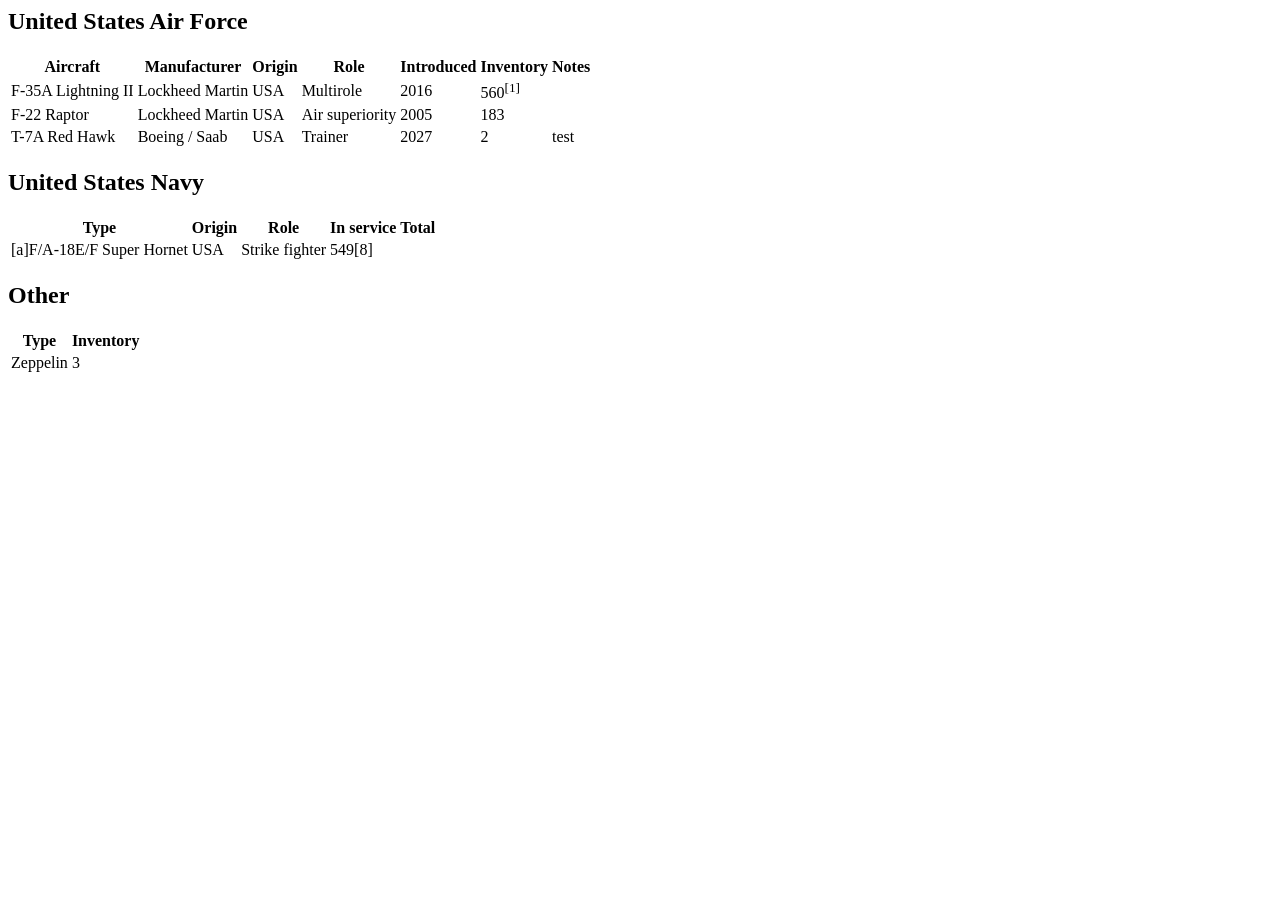
<file: tests/fixtures/wiki_us_aircraft_sample.html>
<html><body>
<h2>United States Air Force</h2>
<table>
<tr><th>Aircraft</th><th>Manufacturer</th><th>Origin</th><th>Role</th><th>Introduced</th><th>Inventory</th><th>Notes</th></tr>
<tr><td>F-35A Lightning II</td><td>Lockheed Martin</td><td>USA</td><td>Multirole</td><td>2016</td><td>560<sup>[1]</sup></td><td></td></tr>
<tr><td>F-22 Raptor</td><td>Lockheed Martin</td><td>USA</td><td>Air superiority</td><td>2005</td><td>183</td><td></td></tr>
<tr><td>T-7A Red Hawk</td><td>Boeing / Saab</td><td>USA</td><td>Trainer</td><td>2027</td><td>2</td><td>test</td></tr>
</table>
<h2>United States Navy</h2>
<table>
<tr><th>Type</th><th>Origin</th><th>Role</th><th>In service</th><th>Total</th></tr>
<tr><td>[a]F/A-18E/F Super Hornet</td><td>USA</td><td>Strike fighter</td><td>549[8]</td><td></td></tr>
</table>
<h2>Other</h2>
<table><tr><th>Type</th><th>Inventory</th></tr><tr><td>Zeppelin</td><td>3</td></tr></table>
</body></html>
</file>
<file: web/v8_playtest/styles.css>
/* =========================================================================
   Minister of Defense — V8 Web Playtest · visual system
   Dark "operations room" theme. Class names are shared with index.html and
   sim_engine.js; keep them stable when editing.
   ========================================================================= */
:root {
  --bg-0: #070b11;
  --bg-1: #0d141e;
  --bg-2: #121b28;
  --bg-3: #1a2636;
  --bg-hover: #1f2d40;
  --border: #223247;
  --border-soft: rgba(255, 255, 255, 0.06);
  --border-bright: #34506f;
  --text-0: #e9f1fb;
  --text-1: #a9bbd2;
  --text-2: #6f849e;
  --accent-amber: #f2a93b;
  --accent-amber-soft: rgba(242, 169, 59, 0.14);
  --accent-cyan: #3cc8e4;
  --accent-cyan-soft: rgba(60, 200, 228, 0.12);
  --accent-green: #3ddc84;
  --accent-red: #f0604d;
  --accent-purple: #a77bdb;
  --arm-color: #e0812f;
  --arm-fill: rgba(224, 129, 47, 0.22);
  --aze-color: #3a9be0;
  --aze-fill: rgba(58, 155, 224, 0.22);
  --radius: 8px;
  --radius-sm: 5px;
  --shadow: 0 1px 0 rgba(255, 255, 255, 0.03) inset, 0 8px 24px rgba(0, 0, 0, 0.35);
  --font-sans: -apple-system, BlinkMacSystemFont, "Segoe UI", "PingFang SC", "Hiragino Sans GB", "Microsoft YaHei", sans-serif;
  --font-mono: "JetBrains Mono", "SFMono-Regular", Menlo, Consolas, "Liberation Mono", monospace;
  --header-h: 118px;
}

* { box-sizing: border-box; margin: 0; padding: 0; }

html { scroll-behavior: smooth; }

body {
  background:
    radial-gradient(1200px 600px at 70% -10%, rgba(60, 200, 228, 0.06), transparent 60%),
    radial-gradient(900px 500px at 0% 0%, rgba(242, 169, 59, 0.05), transparent 60%),
    var(--bg-0);
  color: var(--text-0);
  font-family: var(--font-sans);
  font-size: 13px;
  line-height: 1.5;
  min-height: 100vh;
  display: flex;
  flex-direction: column;
  -webkit-font-smoothing: antialiased;
  font-variant-numeric: tabular-nums;
}

::selection { background: rgba(60, 200, 228, 0.3); }

/* Scrollbars */
* { scrollbar-width: thin; scrollbar-color: #2a3c55 transparent; }
::-webkit-scrollbar { width: 8px; height: 8px; }
::-webkit-scrollbar-thumb { background: #26374e; border-radius: 8px; border: 2px solid transparent; background-clip: padding-box; }
::-webkit-scrollbar-thumb:hover { background: #34506f; background-clip: padding-box; }
::-webkit-scrollbar-track { background: transparent; }

code, .code {
  font-family: var(--font-mono);
  font-size: 0.92em;
  background: rgba(60, 200, 228, 0.09);
  color: #8fdcef;
  border: 1px solid rgba(60, 200, 228, 0.16);
  padding: 0 4px;
  border-radius: 3px;
  white-space: nowrap;
}

small { font-size: 10.5px; color: var(--text-2); font-weight: 500; }

/* ------------------------------------------------------------------ */
/* Sticky app chrome: header + nav                                     */
/* ------------------------------------------------------------------ */
.app-chrome {
  position: sticky;
  top: 0;
  z-index: 100;
  backdrop-filter: blur(10px);
  -webkit-backdrop-filter: blur(10px);
  background: rgba(9, 14, 21, 0.86);
  border-bottom: 1px solid var(--border);
}

.top-header {
  padding: 10px 20px 8px;
  display: flex;
  align-items: center;
  justify-content: space-between;
  flex-wrap: wrap;
  gap: 10px 16px;
}

.brand-group { display: flex; align-items: center; gap: 12px; min-width: 0; }

.brand-mark {
  width: 34px; height: 34px;
  border-radius: 8px;
  display: grid; place-items: center;
  background: linear-gradient(145deg, #f2a93b 0%, #b8681a 100%);
  box-shadow: 0 0 0 1px rgba(255, 255, 255, 0.12) inset, 0 4px 14px rgba(242, 169, 59, 0.25);
  flex: none;
}
.brand-mark svg { width: 20px; height: 20px; }

.brand-badge {
  background: var(--accent-amber-soft);
  border: 1px solid rgba(242, 169, 59, 0.45);
  color: var(--accent-amber);
  font-family: var(--font-mono);
  font-weight: 700;
  font-size: 10px;
  padding: 2px 7px;
  border-radius: 20px;
  letter-spacing: 0.6px;
  vertical-align: middle;
  margin-left: 8px;
}

.brand-title { font-size: 16px; font-weight: 750; letter-spacing: 0.4px; color: #fff; }
.brand-subtitle { font-size: 11.5px; color: var(--text-2); white-space: nowrap; overflow: hidden; text-overflow: ellipsis; }

.top-controls { display: flex; align-items: center; gap: 8px; flex-wrap: wrap; }

.ctrl-pill {
  background: var(--bg-2);
  border: 1px solid var(--border);
  border-radius: 20px;
  padding: 3px 4px 3px 12px;
  display: flex;
  align-items: center;
  gap: 6px;
  font-size: 11.5px;
}
.ctrl-pill label { color: var(--text-2); font-weight: 600; white-space: nowrap; }
.ctrl-pill select { border-radius: 16px; border-color: transparent; background-color: var(--bg-0); }

select, button, input { font-family: var(--font-sans); }

select {
  appearance: none;
  -webkit-appearance: none;
  background: var(--bg-0) url("data:image/svg+xml,%3Csvg xmlns='http://www.w3.org/2000/svg' width='10' height='6'%3E%3Cpath d='M1 1l4 4 4-4' fill='none' stroke='%236f849e' stroke-width='1.5'/%3E%3C/svg%3E") no-repeat right 9px center;
  color: var(--text-0);
  border: 1px solid var(--border-bright);
  border-radius: var(--radius-sm);
  padding: 5px 26px 5px 9px;
  font-size: 12px;
  cursor: pointer;
  max-width: 100%;
  min-width: 0;
  text-overflow: ellipsis;
  transition: border-color 0.15s, box-shadow 0.15s;
}
select:hover { border-color: #4a6a8f; }
select:focus, input:focus, .btn:focus-visible, .radio-pill:focus-visible {
  outline: none;
  border-color: var(--accent-cyan);
  box-shadow: 0 0 0 3px rgba(60, 200, 228, 0.18);
}

input[type="text"] {
  background: var(--bg-0);
  border: 1px solid var(--border-bright);
  color: var(--text-0);
  border-radius: var(--radius-sm);
  padding: 6px 9px;
  font-size: 12px;
}

/* Navigation */
.nav-tabs {
  padding: 0 14px;
  display: flex;
  gap: 2px;
  overflow-x: auto;
}

.nav-tab {
  background: transparent;
  color: var(--text-1);
  border: none;
  padding: 9px 14px 10px;
  font-size: 12.5px;
  font-weight: 600;
  cursor: pointer;
  transition: color 0.15s ease, background 0.15s ease;
  white-space: nowrap;
  display: flex;
  align-items: center;
  gap: 8px;
  position: relative;
  border-radius: 8px 8px 0 0;
}
.nav-tab::after {
  content: "";
  position: absolute; left: 12px; right: 12px; bottom: -1px; height: 2px;
  border-radius: 2px;
  background: var(--accent-amber);
  transform: scaleX(0);
  transition: transform 0.2s ease;
}
.nav-tab:hover { color: #fff; background: rgba(255, 255, 255, 0.03); }
.nav-tab.active { color: #fff; }
.nav-tab.active::after { transform: scaleX(1); }

.tab-num {
  width: 20px; height: 20px;
  border-radius: 6px;
  display: grid; place-items: center;
  font-family: var(--font-mono);
  font-size: 11px;
  background: var(--bg-3);
  color: var(--text-2);
  border: 1px solid var(--border);
}
.nav-tab.active .tab-num { background: var(--accent-amber); color: #1a1004; border-color: transparent; }
.tab-sub { font-size: 10.5px; color: var(--text-2); font-weight: 500; font-family: var(--font-mono); }

/* ------------------------------------------------------------------ */
/* Layout                                                              */
/* ------------------------------------------------------------------ */
.tab-view { display: none; padding: 16px 20px 28px; flex: 1; }
.tab-view.active { display: block; animation: fadeUp 0.28s ease both; }

@keyframes fadeUp {
  from { opacity: 0; transform: translateY(6px); }
  to { opacity: 1; transform: none; }
}

.wargame-grid {
  display: grid;
  grid-template-columns: 360px minmax(520px, 1fr) 380px;
  gap: 16px;
  align-items: start;
}
.wargame-grid > * { min-width: 0; }

/* Long side columns scroll independently so the map stays in view */
.col-sticky {
  position: sticky;
  top: calc(var(--header-h) + 12px);
  max-height: calc(100vh - var(--header-h) - 24px);
  overflow-y: auto;
  padding-right: 2px;
}

@media (max-width: 1400px) {
  .wargame-grid { grid-template-columns: 340px minmax(0, 1fr); }
  .wargame-grid > :nth-child(3) { grid-column: 1 / -1; }
}
@media (max-width: 960px) {
  .wargame-grid { grid-template-columns: 1fr; }
  .col-sticky { position: static; max-height: none; }
  .brand-subtitle { display: none; }
}

/* Panels */
.panel {
  background: linear-gradient(180deg, rgba(255, 255, 255, 0.015), transparent 40%), var(--bg-1);
  border: 1px solid var(--border);
  border-radius: var(--radius);
  overflow: hidden;
  margin-bottom: 16px;
  box-shadow: var(--shadow);
}

.panel-header {
  border-bottom: 1px solid var(--border);
  padding: 10px 14px;
  display: flex;
  align-items: center;
  justify-content: space-between;
  gap: 10px;
  font-weight: 700;
  font-size: 13px;
  color: var(--text-0);
  background: rgba(255, 255, 255, 0.015);
}
.panel-header > span:first-child {
  min-width: 0;
  overflow: hidden;
  text-overflow: ellipsis;
  white-space: nowrap;
  display: flex;
  align-items: center;
  gap: 8px;
}
.panel-header > span:first-child::before {
  content: "";
  width: 3px; height: 13px; border-radius: 2px;
  background: var(--accent-amber);
  flex: none;
}

.tag {
  font-family: var(--font-mono);
  font-size: 10.5px;
  padding: 2px 7px;
  border-radius: 20px;
  background: var(--bg-3);
  color: var(--accent-cyan);
  font-weight: 600;
  white-space: nowrap;
  border: 1px solid var(--border);
  flex: none;
  max-width: 55%;
  overflow: hidden;
  text-overflow: ellipsis;
}

.panel-body { padding: 14px; }

/* Buttons */
.btn {
  background: var(--bg-3);
  color: var(--text-0);
  border: 1px solid var(--border-bright);
  border-radius: var(--radius-sm);
  padding: 6px 12px;
  font-size: 12px;
  font-weight: 600;
  cursor: pointer;
  transition: background 0.15s, border-color 0.15s, transform 0.08s, box-shadow 0.15s;
  display: inline-flex;
  align-items: center;
  justify-content: center;
  gap: 6px;
  white-space: nowrap;
}
.btn:hover { background: var(--bg-hover); border-color: #4a6a8f; }
.btn:active { transform: translateY(1px); }

.btn-primary {
  background: linear-gradient(180deg, #f2a93b 0%, #c97a1c 100%);
  border-color: rgba(255, 210, 140, 0.5);
  color: #1b1105;
  box-shadow: 0 4px 14px rgba(242, 169, 59, 0.18);
}
.btn-primary:hover { background: linear-gradient(180deg, #ffbb55 0%, #d98a28 100%); border-color: #ffd28c; }

.btn-cyan { background: var(--accent-cyan-soft); border-color: rgba(60, 200, 228, 0.5); color: var(--accent-cyan); }
.btn-cyan:hover { background: rgba(60, 200, 228, 0.22); color: #fff; border-color: var(--accent-cyan); }

.btn-danger { background: rgba(240, 96, 77, 0.14); border-color: var(--accent-red); color: #ff8f80; }

.btn-row { display: flex; flex-wrap: wrap; gap: 6px; margin-top: 8px; }

.preset-grid { display: grid; grid-template-columns: 1fr 1fr; gap: 6px; margin-bottom: 14px; }
.preset-grid .btn { white-space: normal; text-align: center; line-height: 1.3; padding: 7px 8px; }

/* KPI cards */
.kpi-grid {
  display: grid;
  grid-template-columns: repeat(auto-fit, minmax(110px, 1fr));
  gap: 8px;
  margin-bottom: 10px;
}

.kpi-card {
  background: var(--bg-2);
  border: 1px solid var(--border);
  border-radius: var(--radius-sm);
  padding: 9px 11px;
  position: relative;
  overflow: hidden;
}
.kpi-card::before {
  content: ""; position: absolute; inset: 0 auto 0 0; width: 2px;
  background: linear-gradient(180deg, var(--accent-cyan), transparent);
  opacity: 0.6;
}
.kpi-label { font-size: 10.5px; color: var(--text-2); letter-spacing: 0.2px; }
.kpi-val {
  font-family: var(--font-mono);
  font-size: 17px;
  font-weight: 700;
  color: var(--text-0);
  margin-top: 3px;
  line-height: 1.25;
  transition: color 0.2s;
}
.kpi-sub { font-size: 10.5px; color: var(--text-2); margin-top: 2px; line-height: 1.35; }

/* Controls */
.control-group {
  margin-bottom: 12px;
  padding-bottom: 12px;
  border-bottom: 1px solid var(--border-soft);
}
.control-group:last-child { border-bottom: none; margin-bottom: 0; padding-bottom: 0; }

.control-title {
  display: flex;
  justify-content: space-between;
  align-items: baseline;
  gap: 8px;
  font-weight: 650;
  font-size: 12.5px;
  margin-bottom: 7px;
  color: var(--text-0);
}
.control-title > span:last-child:not(:first-child) {
  font-family: var(--font-mono);
  font-size: 11.5px;
  white-space: nowrap;
}

.control-desc { font-size: 11.5px; color: var(--text-2); margin-bottom: 7px; }

.radio-pills {
  display: grid;
  grid-template-columns: repeat(3, 1fr);
  gap: 5px;
}

.radio-pill {
  background: var(--bg-0);
  border: 1px solid var(--border);
  border-radius: var(--radius-sm);
  padding: 6px 6px 5px;
  font-size: 11.5px;
  text-align: center;
  cursor: pointer;
  color: var(--text-1);
  line-height: 1.3;
  transition: border-color 0.15s, background 0.15s, color 0.15s;
  user-select: none;
}
.radio-pill small { display: block; margin-top: 2px; font-family: var(--font-mono); font-size: 10px; }
.radio-pill:hover { border-color: #4a6a8f; color: var(--text-0); }
.radio-pill.selected {
  background: linear-gradient(180deg, rgba(242, 169, 59, 0.2), rgba(242, 169, 59, 0.08));
  border-color: var(--accent-amber);
  color: #fff;
  font-weight: 700;
  box-shadow: 0 0 0 1px rgba(242, 169, 59, 0.25) inset;
}
.radio-pill.selected small { color: #f6c983; }

/* ------------------------------------------------------------------ */
/* Hex map                                                             */
/* ------------------------------------------------------------------ */
.hex-map-wrap {
  background: var(--bg-1);
  border: 1px solid var(--border);
  border-radius: var(--radius);
  position: relative;
  overflow: hidden;
  box-shadow: var(--shadow);
}

.hex-map-toolbar {
  display: flex;
  justify-content: space-between;
  align-items: center;
  padding: 10px 14px;
  border-bottom: 1px solid var(--border);
  flex-wrap: wrap;
  gap: 8px;
}

.legend-items { display: flex; gap: 14px; font-size: 11px; color: var(--text-1); flex-wrap: wrap; align-items: center; }
.legend-dot { display: inline-block; width: 10px; height: 10px; border-radius: 3px; margin-right: 5px; vertical-align: -1px; }
.legend-line { display: inline-block; width: 18px; height: 0; border-top: 3px solid; margin-right: 5px; vertical-align: 2px; border-radius: 2px; }

.map-stage {
  position: relative;
  background:
    radial-gradient(ellipse at 55% 45%, rgba(30, 50, 75, 0.55) 0%, rgba(7, 11, 17, 0) 70%),
    repeating-linear-gradient(0deg, rgba(255, 255, 255, 0.018) 0 1px, transparent 1px 40px),
    repeating-linear-gradient(90deg, rgba(255, 255, 255, 0.018) 0 1px, transparent 1px 40px),
    #080d14;
}

#nk-hex-svg { width: 100%; height: auto; min-height: 380px; max-height: 560px; display: block; }

.hex-group { cursor: pointer; }
.hex-poly { stroke-width: 1.4; transition: filter 0.15s ease, stroke-width 0.15s ease; }
.hex-group:hover .hex-poly { filter: brightness(1.35); stroke-width: 2.2; }
.hex-poly.selected { stroke: #ffd28c !important; stroke-width: 2.8; }

.hex-label {
  font-size: 11px;
  font-weight: 650;
  fill: #eef4fc;
  paint-order: stroke;
  stroke: rgba(5, 9, 14, 0.85);
  stroke-width: 3px;
  stroke-linejoin: round;
  pointer-events: none;
}
.hex-sub { font-size: 8.5px; fill: #8ea3be; font-family: var(--font-mono); pointer-events: none; }

.map-tip {
  position: absolute;
  pointer-events: none;
  min-width: 200px;
  max-width: 260px;
  background: rgba(10, 16, 24, 0.96);
  border: 1px solid var(--border-bright);
  border-radius: var(--radius-sm);
  padding: 8px 10px;
  font-size: 11.5px;
  color: var(--text-1);
  box-shadow: 0 10px 30px rgba(0, 0, 0, 0.5);
  opacity: 0;
  transform: translateY(4px);
  transition: opacity 0.12s, transform 0.12s;
  z-index: 5;
}
.map-tip.show { opacity: 1; transform: none; }
.map-tip .tip-title { color: #fff; font-weight: 700; font-size: 12.5px; margin-bottom: 4px; }
.map-tip .tip-row { display: flex; justify-content: space-between; gap: 10px; font-family: var(--font-mono); font-size: 11px; }

.map-footer {
  padding: 10px 14px;
  border-top: 1px solid var(--border);
  display: flex;
  justify-content: space-between;
  align-items: center;
  flex-wrap: wrap;
  gap: 8px;
  background: rgba(255, 255, 255, 0.015);
}
.map-footer .stats { font-family: var(--font-mono); font-size: 11.5px; color: var(--text-1); }

/* 5-phase strip */
.strip-phases { display: grid; grid-template-columns: repeat(5, 1fr); gap: 6px; margin: 12px 0; }
.phase-box {
  background: var(--bg-2);
  border: 1px solid var(--border);
  border-radius: var(--radius-sm);
  padding: 8px 6px;
  text-align: center;
  position: relative;
}
.phase-box:not(:last-child)::after {
  content: "›"; position: absolute; right: -6px; top: 50%; transform: translateY(-50%);
  color: var(--text-2); font-size: 13px; z-index: 1;
}
.phase-box.active-phase { border-color: rgba(242, 169, 59, 0.7); background: var(--accent-amber-soft); }
.phase-code { font-family: var(--font-mono); font-size: 10px; font-weight: 700; color: var(--accent-cyan); letter-spacing: 0.8px; }
.phase-name { font-size: 11.5px; font-weight: 650; margin: 3px 0; line-height: 1.3; }
.phase-stat { font-family: var(--font-mono); font-size: 10.5px; color: var(--text-1); }

/* Progress */
.progress-track {
  width: 100%;
  height: 8px;
  background: var(--bg-0);
  border: 1px solid var(--border);
  border-radius: 8px;
  overflow: hidden;
  margin: 6px 0;
}
.progress-fill {
  height: 100%;
  background: linear-gradient(90deg, var(--aze-color) 0%, var(--accent-amber) 100%);
  border-radius: 8px;
  transition: width 0.35s cubic-bezier(0.2, 0.8, 0.2, 1);
}

/* Tables */
.data-table { width: 100%; border-collapse: collapse; font-size: 12px; }
.data-table th, .data-table td { padding: 7px 9px; border-bottom: 1px solid var(--border-soft); text-align: left; vertical-align: middle; }
.data-table th {
  color: var(--text-2);
  font-weight: 600;
  font-size: 11px;
  letter-spacing: 0.2px;
  background: rgba(255, 255, 255, 0.02);
  position: sticky; top: 0; z-index: 1;
  white-space: nowrap;
}
.data-table tbody tr { transition: background 0.12s; }
.data-table tbody tr:hover { background: rgba(255, 255, 255, 0.025); }
.data-table td.num, .data-table th.num { text-align: right; font-family: var(--font-mono); white-space: nowrap; }

.bar-cell { display: flex; align-items: center; gap: 8px; justify-content: flex-end; }
.bar-cell .bar { height: 6px; border-radius: 6px; background: currentColor; opacity: 0.85; }
.bar-cell .bar-bg { width: 70px; height: 6px; border-radius: 6px; background: rgba(255, 255, 255, 0.06); display: flex; justify-content: flex-end; overflow: hidden; }

/* Event feed */
.event-feed { max-height: 300px; overflow-y: auto; font-size: 12px; display: flex; flex-direction: column; gap: 6px; }
.event-item {
  background: var(--bg-2);
  border: 1px solid var(--border-soft);
  border-left: 3px solid var(--accent-cyan);
  padding: 7px 10px;
  border-radius: 4px 6px 6px 4px;
  line-height: 1.45;
  animation: fadeUp 0.25s ease both;
}
.event-item.warn { border-left-color: var(--accent-amber); }
.event-item.crit { border-left-color: var(--accent-red); background: rgba(240, 96, 77, 0.07); }
.event-item.good { border-left-color: var(--accent-green); }
.event-time { display: block; font-family: var(--font-mono); font-size: 10.5px; color: var(--text-2); margin-bottom: 1px; }

/* Badges */
.badge-pass, .badge-warn, .badge-fail, .badge-info {
  font-family: var(--font-mono);
  font-size: 10.5px;
  font-weight: 700;
  padding: 2px 8px;
  border-radius: 20px;
  white-space: nowrap;
  display: inline-flex;
  align-items: center;
  gap: 4px;
}
.badge-pass { background: rgba(61, 220, 132, 0.12); border: 1px solid rgba(61, 220, 132, 0.6); color: #6ef0a5; }
.badge-warn { background: rgba(242, 169, 59, 0.12); border: 1px solid rgba(242, 169, 59, 0.6); color: var(--accent-amber); }
.badge-fail { background: rgba(240, 96, 77, 0.12); border: 1px solid rgba(240, 96, 77, 0.6); color: #ff8f80; }
.badge-info { background: var(--accent-cyan-soft); border: 1px solid rgba(60, 200, 228, 0.5); color: var(--accent-cyan); }

/* Charts */
.chart-box { width: 100%; display: block; }
.chart-box text { font-family: var(--font-mono); font-size: 10px; fill: var(--text-2); }
.chart-legend { display: flex; gap: 14px; font-size: 11px; color: var(--text-1); margin-bottom: 6px; flex-wrap: wrap; }

/* Squad canvas */
#squad-battle-canvas {
  width: 100%;
  height: 360px;
  background: #081019;
  border: 1px solid var(--border);
  border-radius: var(--radius-sm);
  display: block;
}

/* Validation cards */
.val-card { cursor: default; }
.val-card .kpi-val { font-size: 15px; display: flex; align-items: center; gap: 6px; }
.val-card .val-name { font-size: 11.5px; color: var(--text-0); font-weight: 600; margin-top: 2px; line-height: 1.3; min-height: 30px; }

.selfcheck-box { margin-top: 14px; display: none; }
.selfcheck-box.show { display: block; animation: fadeUp 0.25s ease both; }

/* Toast */
.toast-host { position: fixed; right: 18px; bottom: 18px; display: flex; flex-direction: column; gap: 8px; z-index: 200; }
.toast {
  background: rgba(13, 20, 30, 0.97);
  border: 1px solid var(--border-bright);
  border-left: 3px solid var(--accent-cyan);
  border-radius: var(--radius-sm);
  padding: 9px 14px;
  font-size: 12px;
  color: var(--text-0);
  box-shadow: 0 10px 30px rgba(0, 0, 0, 0.5);
  animation: fadeUp 0.2s ease both;
  max-width: 360px;
}
.toast.good { border-left-color: var(--accent-green); }
.toast.warn { border-left-color: var(--accent-amber); }

/* TO&E editor */
.toe-item {
  padding: 8px 10px;
  border-radius: var(--radius-sm);
  cursor: pointer;
  border: 1px solid var(--border);
  background: var(--bg-2);
  display: flex;
  justify-content: space-between;
  align-items: center;
  gap: 8px;
  transition: border-color 0.12s, background 0.12s;
}
.toe-item:hover { border-color: #4a6a8f; background: var(--bg-hover); }
.toe-item.active { border-color: var(--accent-cyan); background: var(--accent-cyan-soft); }
.lvl-chip {
  font-size: 10px;
  padding: 1px 7px;
  border-radius: 20px;
  white-space: nowrap;
  font-weight: 700;
  flex: none;
}

/* --- fit & finish --- */
select { padding-right: 26px !important; }
.preset-grid .btn { flex-direction: column; gap: 1px; }
.preset-grid .btn small { font-weight: 500; }
.panel-body { overflow-x: auto; }
.data-table code { white-space: normal; word-break: break-all; }
.bar-cell .bar-bg { width: 48px; }
</file>
